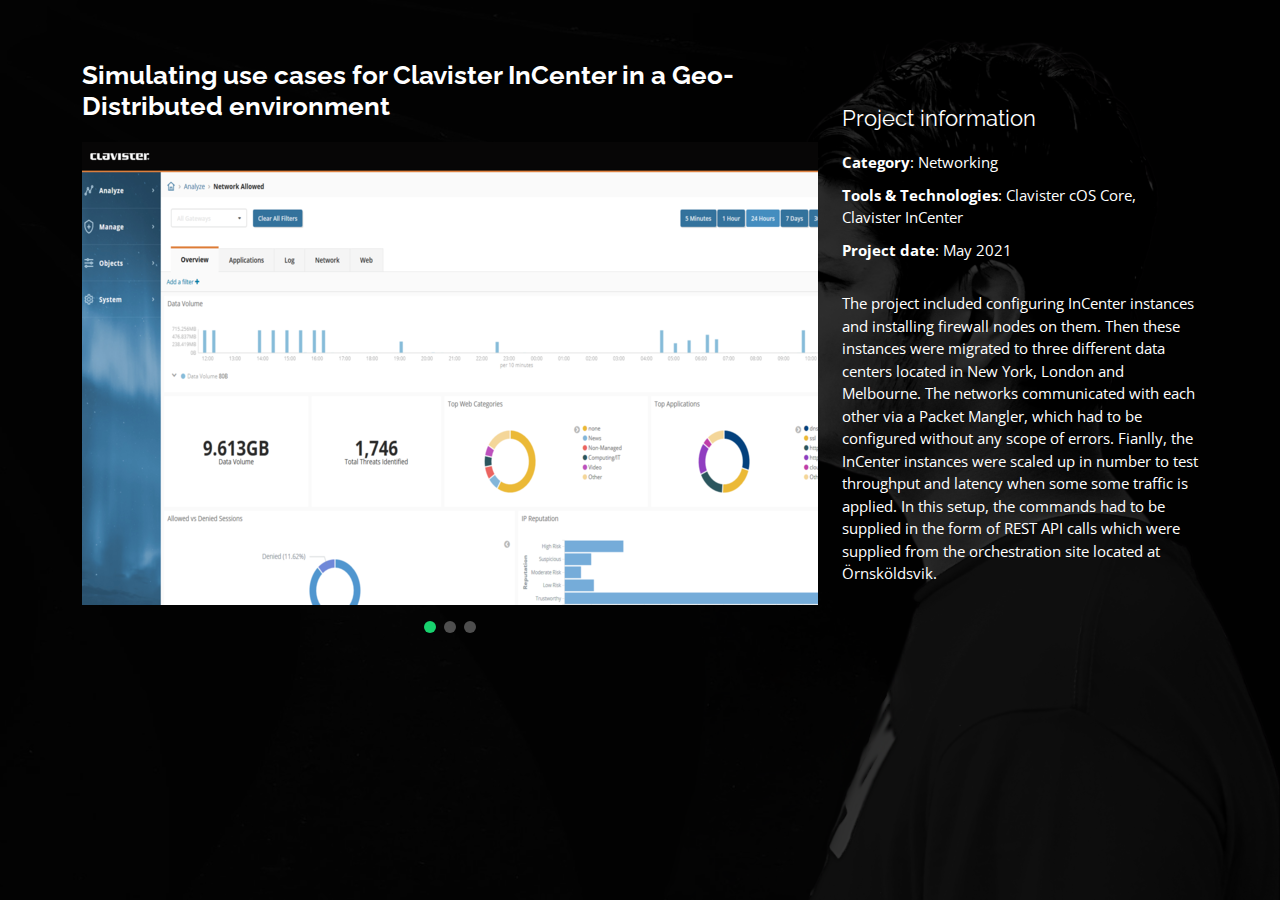
<file: portfolio-details.html>
<!DOCTYPE html>
<html lang="en">

<head>
  <meta charset="utf-8">
  <meta content="width=device-width, initial-scale=1.0" name="viewport">

  <title>Portfolio Details - Personal Bootstrap Template</title>
  <meta content="" name="description">
  <meta content="" name="keywords">

  <!-- Favicons -->
  <link href="assets/img/favicon.png" rel="icon">
  <link href="assets/img/apple-touch-icon.png" rel="apple-touch-icon">

  <!-- Google Fonts -->
  <link href="https://fonts.googleapis.com/css?family=Open+Sans:300,300i,400,400i,600,600i,700,700i|Raleway:300,300i,400,400i,500,500i,600,600i,700,700i|Poppins:300,300i,400,400i,500,500i,600,600i,700,700i" rel="stylesheet">

  <!-- Vendor CSS Files -->
  <link href="assets/vendor/bootstrap/css/bootstrap.min.css" rel="stylesheet">
  <link href="assets/vendor/bootstrap-icons/bootstrap-icons.css" rel="stylesheet">
  <link href="assets/vendor/boxicons/css/boxicons.min.css" rel="stylesheet">
  <link href="assets/vendor/glightbox/css/glightbox.min.css" rel="stylesheet">
  <link href="assets/vendor/remixicon/remixicon.css" rel="stylesheet">
  <link href="assets/vendor/swiper/swiper-bundle.min.css" rel="stylesheet">

  <!-- Template Main CSS File -->
  <link href="assets/css/styleNew.css" rel="stylesheet">

  <!-- =======================================================
  * Template Name: Personal - v4.2.0
  * Template URL: https://bootstrapmade.com/personal-free-resume-bootstrap-template/
  * Author: BootstrapMade.com
  * License: https://bootstrapmade.com/license/
  ======================================================== -->
</head>

<body>

  <main id="main">

    <!-- ======= Portfolio Details ======= -->
    <div id="portfolio-details" class="portfolio-details">
      <div class="container">

        <div class="row">

          <div class="col-lg-8">
            <h2 class="portfolio-title">Simulating use cases for Clavister InCenter in a Geo-Distributed environment</h2>

            <div class="portfolio-details-slider swiper-container">
              <div class="swiper-wrapper align-items-center">

                <div class="swiper-slide">
                  <img src="assets/img/portfolio/Webp.net-resizeimage.png" alt="">
                </div>

                <div class="swiper-slide">
                  <img src="assets/img/portfolio/Webp.net-resizeimage-2.png" alt="">
                </div>

                <div class="swiper-slide">
                  <img src="assets/img/portfolio/screen-shot-2021-06-01-at-5-06.jpg" alt="">
                </div>

              </div>
              <div class="swiper-pagination"></div>
            </div>

          </div>

          <div class="col-lg-4 portfolio-info">
            <h3>Project information</h3>
            <ul>
              <li><strong>Category</strong>: Networking</li>
              <li><strong>Tools & Technologies</strong>: Clavister cOS Core, Clavister InCenter</li>
              <li><strong>Project date</strong>: May 2021</li>
              <!-- <li><strong>Project URL</strong>: <a href="#">www.example.com</a></li>-->
            </ul>

            <p>
              The project included configuring InCenter instances and installing firewall nodes on them. Then these instances were migrated to three different data centers located in New York, London and Melbourne. The networks communicated with each other via a Packet Mangler, which had to be configured without any scope of errors. Fianlly, the InCenter instances were scaled up in number to test throughput and latency when some some traffic is applied. In this setup, the commands had to be supplied in the form of REST API calls which were supplied from the orchestration site located at Örnsköldsvik.
            </p>
          </div>

        </div>

      </div>
    </div><!-- End Portfolio Details -->

  </main><!-- End #main -->

  <div class="credits">
    <!-- All the links in the footer should remain intact. -->
    <!-- You can delete the links only if you purchased the pro version. -->
    <!-- Licensing information: https://bootstrapmade.com/license/ -->
    <!-- Purchase the pro version with working PHP/AJAX contact form: https://bootstrapmade.com/personal-free-resume-bootstrap-template/ -->
    <!--Designed by <a href="index.html">AnamitraBhar</a>-->
  </div>

  <!-- Vendor JS Files -->
  <script src="assets/vendor/bootstrap/js/bootstrap.bundle.min.js"></script>
  <script src="assets/vendor/glightbox/js/glightbox.min.js"></script>
  <script src="assets/vendor/isotope-layout/isotope.pkgd.min.js"></script>
  <script src="assets/vendor/php-email-form/validate.js"></script>
  <script src="assets/vendor/purecounter/purecounter.js"></script>
  <script src="assets/vendor/swiper/swiper-bundle.min.js"></script>
  <script src="assets/vendor/waypoints/noframework.waypoints.js"></script>

  <!-- Template Main JS File -->
  <script src="assets/js/main.js"></script>

</body>

</html>
</file>
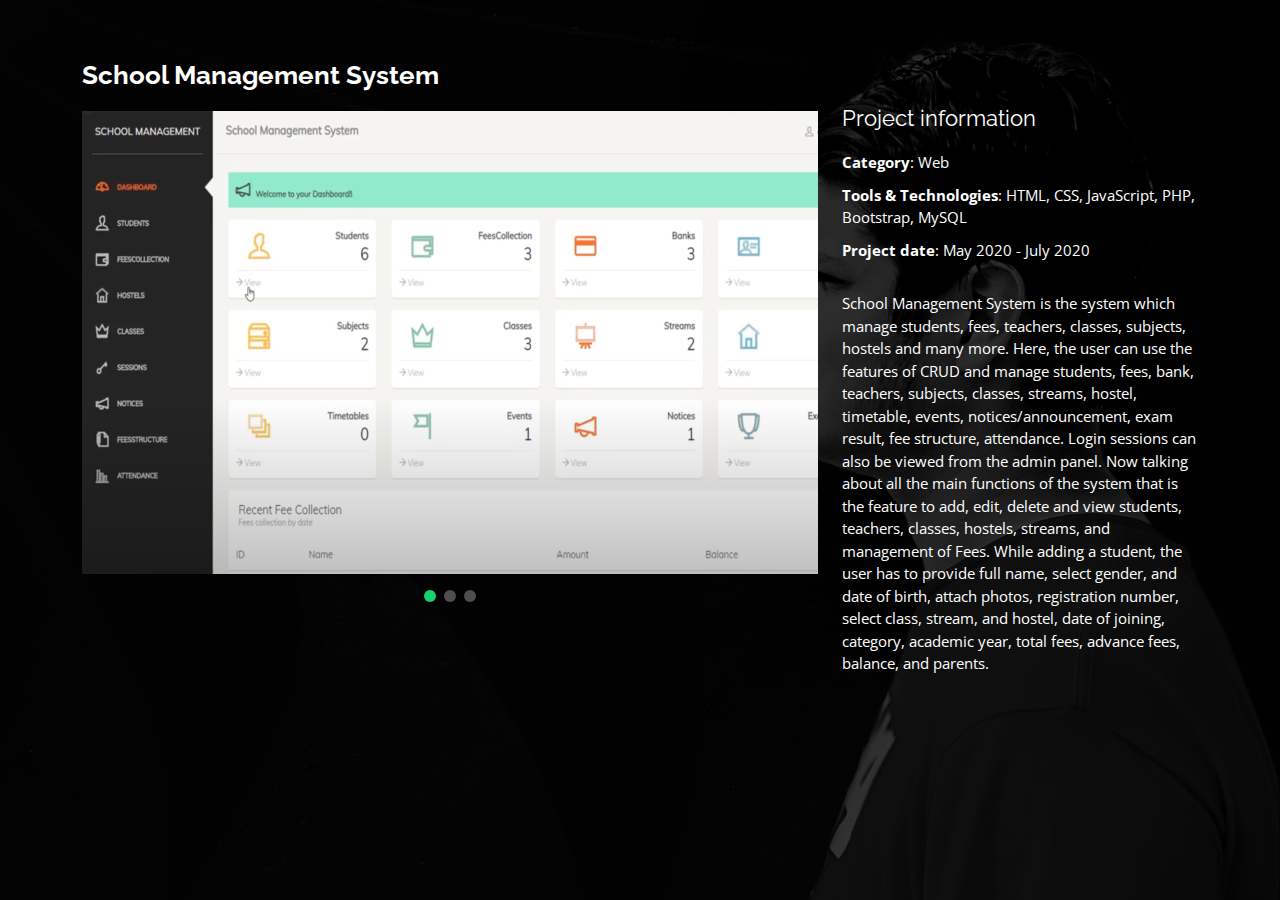
<file: portfolio-details1.html>
<!DOCTYPE html>
<html lang="en">

<head>
  <meta charset="utf-8">
  <meta content="width=device-width, initial-scale=1.0" name="viewport">

  <title>Portfolio Details - Personal Bootstrap Template</title>
  <meta content="" name="description">
  <meta content="" name="keywords">

  <!-- Favicons -->
  <link href="assets/img/favicon.png" rel="icon">
  <link href="assets/img/apple-touch-icon.png" rel="apple-touch-icon">

  <!-- Google Fonts -->
  <link href="https://fonts.googleapis.com/css?family=Open+Sans:300,300i,400,400i,600,600i,700,700i|Raleway:300,300i,400,400i,500,500i,600,600i,700,700i|Poppins:300,300i,400,400i,500,500i,600,600i,700,700i" rel="stylesheet">

  <!-- Vendor CSS Files -->
  <link href="assets/vendor/bootstrap/css/bootstrap.min.css" rel="stylesheet">
  <link href="assets/vendor/bootstrap-icons/bootstrap-icons.css" rel="stylesheet">
  <link href="assets/vendor/boxicons/css/boxicons.min.css" rel="stylesheet">
  <link href="assets/vendor/glightbox/css/glightbox.min.css" rel="stylesheet">
  <link href="assets/vendor/remixicon/remixicon.css" rel="stylesheet">
  <link href="assets/vendor/swiper/swiper-bundle.min.css" rel="stylesheet">

  <!-- Template Main CSS File -->
  <link href="assets/css/styleNew.css" rel="stylesheet">


  <!-- =======================================================
  * Template Name: Personal - v4.2.0
  * Template URL: https://bootstrapmade.com/personal-free-resume-bootstrap-template/
  * Author: BootstrapMade.com
  * License: https://bootstrapmade.com/license/
  ======================================================== -->
</head>

<body>

  <main id="main">

    <!-- ======= Portfolio Details ======= -->
    <div id="portfolio-details" class="portfolio-details">
      <div class="container">

        <div class="row">

          <div class="col-lg-8">
            <h2 class="portfolio-title">School Management System</h2>

            <div class="portfolio-details-slider swiper-container">
              <div class="swiper-wrapper align-items-center">

                <div class="swiper-slide">
                  <img src="assets/img/portfolio/Webp.net-resizeimage-3.png" alt="">
                </div>

                <div class="swiper-slide">
                  <img src="assets/img/portfolio/Webp.net-resizeimage-4.png" alt="">
                </div>

                <div class="swiper-slide">
                  <img src="assets/img/portfolio/Webp.net-resizeimage-5.png" alt="">
                </div>

              </div>
              <div class="swiper-pagination"></div>
            </div>

          </div>

          <div class="col-lg-4 portfolio-info">
            <h3>Project information</h3>
            <ul>
              <li><strong>Category</strong>: Web</li>
              <li><strong>Tools & Technologies</strong>: HTML, CSS, JavaScript, PHP, Bootstrap, MySQL</li>
              <li><strong>Project date</strong>: May 2020 - July 2020</li>
              <!-- <li><strong>Project URL</strong>: <a href="#">www.example.com</a></li>-->
            </ul>

            <p>
              School Management System is the system which manage students, fees, teachers, classes, subjects, hostels and many more. Here, the user can use the features of CRUD and manage students, fees, bank, teachers, subjects, classes, streams, hostel, timetable, events, notices/announcement, exam result, fee structure, attendance. Login sessions can also be viewed from the admin panel. Now talking about all the main functions of the system that is the feature to add, edit, delete and view students, teachers, classes, hostels, streams, and management of Fees. While adding a student, the user has to provide full name, select gender, and date of birth, attach photos, registration number, select class, stream, and hostel, date of joining, category, academic year, total fees, advance fees, balance, and parents.
            </p>
          </div>

        </div>

      </div>
    </div><!-- End Portfolio Details -->

  </main><!-- End #main -->

  <div class="credits">
    <!-- All the links in the footer should remain intact. -->
    <!-- You can delete the links only if you purchased the pro version. -->
    <!-- Licensing information: https://bootstrapmade.com/license/ -->
    <!-- Purchase the pro version with working PHP/AJAX contact form: https://bootstrapmade.com/personal-free-resume-bootstrap-template/ -->
    <!--Designed by <a href="#">AnamitraBhar</a>-->
  </div>

  <!-- Vendor JS Files -->
  <script src="assets/vendor/bootstrap/js/bootstrap.bundle.min.js"></script>
  <script src="assets/vendor/glightbox/js/glightbox.min.js"></script>
  <script src="assets/vendor/isotope-layout/isotope.pkgd.min.js"></script>
  <script src="assets/vendor/php-email-form/validate.js"></script>
  <script src="assets/vendor/purecounter/purecounter.js"></script>
  <script src="assets/vendor/swiper/swiper-bundle.min.js"></script>
  <script src="assets/vendor/waypoints/noframework.waypoints.js"></script>

  <!-- Template Main JS File -->
  <script src="assets/js/main.js"></script>

</body>

</html>
</file>
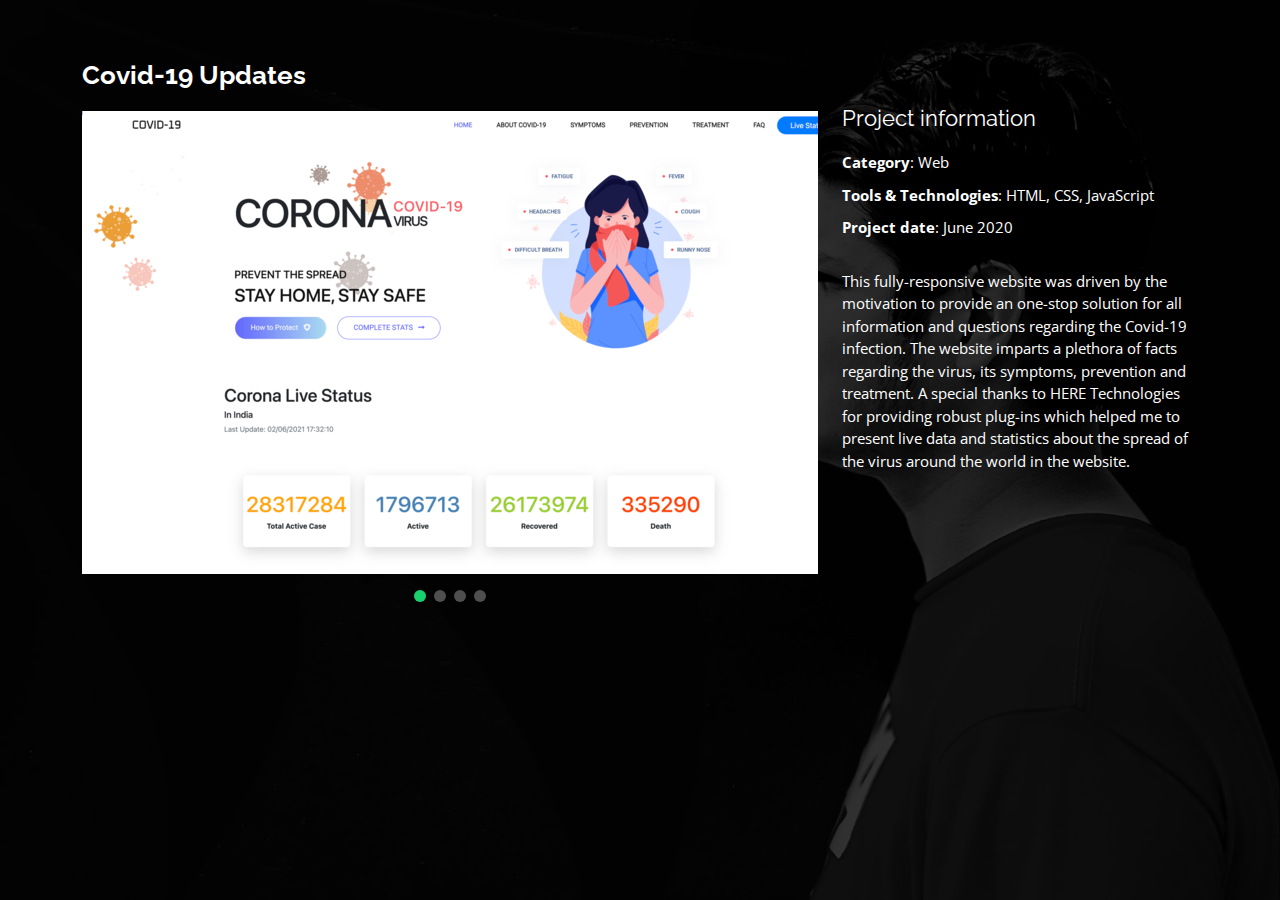
<file: portfolio-details2.html>
<!DOCTYPE html>
<html lang="en">

<head>
  <meta charset="utf-8">
  <meta content="width=device-width, initial-scale=1.0" name="viewport">

  <title>Portfolio Details - Personal Bootstrap Template</title>
  <meta content="" name="description">
  <meta content="" name="keywords">

  <!-- Favicons -->
  <link href="assets/img/favicon.png" rel="icon">
  <link href="assets/img/apple-touch-icon.png" rel="apple-touch-icon">

  <!-- Google Fonts -->
  <link href="https://fonts.googleapis.com/css?family=Open+Sans:300,300i,400,400i,600,600i,700,700i|Raleway:300,300i,400,400i,500,500i,600,600i,700,700i|Poppins:300,300i,400,400i,500,500i,600,600i,700,700i" rel="stylesheet">

  <!-- Vendor CSS Files -->
  <link href="assets/vendor/bootstrap/css/bootstrap.min.css" rel="stylesheet">
  <link href="assets/vendor/bootstrap-icons/bootstrap-icons.css" rel="stylesheet">
  <link href="assets/vendor/boxicons/css/boxicons.min.css" rel="stylesheet">
  <link href="assets/vendor/glightbox/css/glightbox.min.css" rel="stylesheet">
  <link href="assets/vendor/remixicon/remixicon.css" rel="stylesheet">
  <link href="assets/vendor/swiper/swiper-bundle.min.css" rel="stylesheet">

  <!-- Template Main CSS File -->
  <link href="assets/css/styleNew.css" rel="stylesheet">


  <!-- =======================================================
  * Template Name: Personal - v4.2.0
  * Template URL: https://bootstrapmade.com/personal-free-resume-bootstrap-template/
  * Author: BootstrapMade.com
  * License: https://bootstrapmade.com/license/
  ======================================================== -->
</head>

<body>

  <main id="main">

    <!-- ======= Portfolio Details ======= -->
    <div id="portfolio-details" class="portfolio-details">
      <div class="container">

        <div class="row">

          <div class="col-lg-8">
            <h2 class="portfolio-title">Covid-19 Updates</h2>

            <div class="portfolio-details-slider swiper-container">
              <div class="swiper-wrapper align-items-center">

                <div class="swiper-slide">
                  <img src="assets/img/portfolio/Webp.net-resizeimage-6.png" alt="">
                </div>

                <div class="swiper-slide">
                  <img src="assets/img/portfolio/Webp.net-resizeimage-8.png" alt="">
                </div>

                <div class="swiper-slide">
                  <img src="assets/img/portfolio/Webp.net-resizeimage-4.jpg" alt="">
                </div>

                <div class="swiper-slide">
                  <img src="assets/img/portfolio/Webp.net-resizeimage-5.jpg" alt="">
                </div>

              </div>
              <div class="swiper-pagination"></div>
            </div>

          </div>

          <div class="col-lg-4 portfolio-info">
            <h3>Project information</h3>
            <ul>
              <li><strong>Category</strong>: Web</li>
              <li><strong>Tools & Technologies</strong>: HTML, CSS, JavaScript</li>
              <li><strong>Project date</strong>: June 2020</li>
              <!-- <li><strong>Project URL</strong>: <a href="#">www.example.com</a></li>-->
            </ul>

            <p>
              This fully-responsive website was driven by the motivation to provide an one-stop solution for all information and questions regarding the Covid-19 infection. The website imparts a plethora of facts regarding the virus, its symptoms, prevention and treatment. A special thanks to HERE Technologies for providing robust plug-ins which helped me to present live data and statistics about the spread of the virus around the world in the website.  
            </p>
          </div>

        </div>

      </div>
    </div><!-- End Portfolio Details -->

  </main><!-- End #main -->

  <div class="credits">
    <!-- All the links in the footer should remain intact. -->
    <!-- You can delete the links only if you purchased the pro version. -->
    <!-- Licensing information: https://bootstrapmade.com/license/ -->
    <!-- Purchase the pro version with working PHP/AJAX contact form: https://bootstrapmade.com/personal-free-resume-bootstrap-template/ -->
    <!--Designed by <a href="#">AnamitraBhar</a>-->
  </div>

  <!-- Vendor JS Files -->
  <script src="assets/vendor/bootstrap/js/bootstrap.bundle.min.js"></script>
  <script src="assets/vendor/glightbox/js/glightbox.min.js"></script>
  <script src="assets/vendor/isotope-layout/isotope.pkgd.min.js"></script>
  <script src="assets/vendor/php-email-form/validate.js"></script>
  <script src="assets/vendor/purecounter/purecounter.js"></script>
  <script src="assets/vendor/swiper/swiper-bundle.min.js"></script>
  <script src="assets/vendor/waypoints/noframework.waypoints.js"></script>

  <!-- Template Main JS File -->
  <script src="assets/js/main.js"></script>

</body>

</html>
</file>
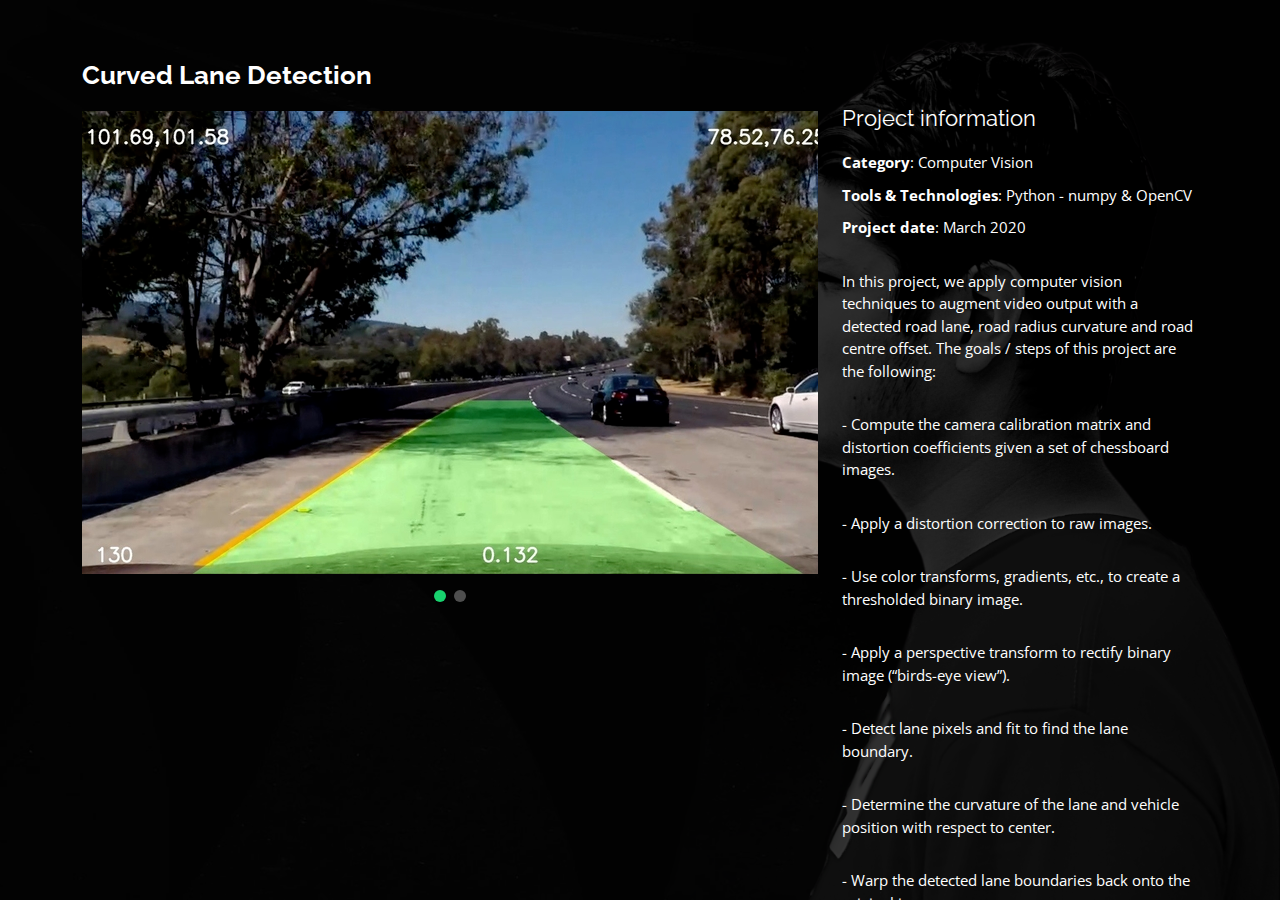
<file: portfolio-details3.html>
<!DOCTYPE html>
<html lang="en">

<head>
  <meta charset="utf-8">
  <meta content="width=device-width, initial-scale=1.0" name="viewport">

  <title>Portfolio Details - Personal Bootstrap Template</title>
  <meta content="" name="description">
  <meta content="" name="keywords">

  <!-- Favicons -->
  <link href="assets/img/favicon.png" rel="icon">
  <link href="assets/img/apple-touch-icon.png" rel="apple-touch-icon">

  <!-- Google Fonts -->
  <link href="https://fonts.googleapis.com/css?family=Open+Sans:300,300i,400,400i,600,600i,700,700i|Raleway:300,300i,400,400i,500,500i,600,600i,700,700i|Poppins:300,300i,400,400i,500,500i,600,600i,700,700i" rel="stylesheet">

  <!-- Vendor CSS Files -->
  <link href="assets/vendor/bootstrap/css/bootstrap.min.css" rel="stylesheet">
  <link href="assets/vendor/bootstrap-icons/bootstrap-icons.css" rel="stylesheet">
  <link href="assets/vendor/boxicons/css/boxicons.min.css" rel="stylesheet">
  <link href="assets/vendor/glightbox/css/glightbox.min.css" rel="stylesheet">
  <link href="assets/vendor/remixicon/remixicon.css" rel="stylesheet">
  <link href="assets/vendor/swiper/swiper-bundle.min.css" rel="stylesheet">

  <!-- Template Main CSS File -->
  <link href="assets/css/styleNew.css" rel="stylesheet">


  <!-- =======================================================
  * Template Name: Personal - v4.2.0
  * Template URL: https://bootstrapmade.com/personal-free-resume-bootstrap-template/
  * Author: BootstrapMade.com
  * License: https://bootstrapmade.com/license/
  ======================================================== -->
</head>

<body>

  <main id="main">

    <!-- ======= Portfolio Details ======= -->
    <div id="portfolio-details" class="portfolio-details">
      <div class="container">

        <div class="row">

          <div class="col-lg-8">
            <h2 class="portfolio-title">Curved Lane Detection</h2>

            <div class="portfolio-details-slider swiper-container">
              <div class="swiper-wrapper align-items-center">

                <div class="swiper-slide">
                  <img src="assets/img/portfolio/Webp.net-resizeimage-9.png" alt="">
                </div>

                <div class="swiper-slide">
                  <img src="assets/img/portfolio/Webp.net-resizeimage-10.png" alt="">
                </div>

              </div>
              <div class="swiper-pagination"></div>
            </div>

          </div>

          <div class="col-lg-4 portfolio-info">
            <h3>Project information</h3>
            <ul>
              <li><strong>Category</strong>: Computer Vision</li>
              <li><strong>Tools & Technologies</strong>: Python - numpy & OpenCV</li>
              <li><strong>Project date</strong>: March 2020</li>
              <!-- <li><strong>Project URL</strong>: <a href="#">www.example.com</a></li>-->
            </ul>

            <p>
              In this project, we apply computer vision techniques to augment video output with a detected road lane, road radius curvature and road centre offset.
              The goals / steps of this project are the following:
            </p>
            <p>- Compute the camera calibration matrix and distortion coefficients given a set of chessboard images.</p>
            <p>- Apply a distortion correction to raw images.</p>
            <p>- Use color transforms, gradients, etc., to create a thresholded binary image.</p>
            <p>- Apply a perspective transform to rectify binary image (“birds-eye view”).</p>
            <p>- Detect lane pixels and fit to find the lane boundary.</p>
            <p>- Determine the curvature of the lane and vehicle position with respect to center.</p>
            <p>- Warp the detected lane boundaries back onto the original image.</p>
            <p>- Output visual display of the lane boundaries and numerical estimation of lane curvature and vehicle position.</p>
          </div>

        </div>

      </div>
    </div><!-- End Portfolio Details -->

  </main><!-- End #main -->

  <div class="credits">
    <!-- All the links in the footer should remain intact. -->
    <!-- You can delete the links only if you purchased the pro version. -->
    <!-- Licensing information: https://bootstrapmade.com/license/ -->
    <!-- Purchase the pro version with working PHP/AJAX contact form: https://bootstrapmade.com/personal-free-resume-bootstrap-template/ -->
    <!--Designed by <a href="#">AnamitraBhar</a>-->
  </div>

  <!-- Vendor JS Files -->
  <script src="assets/vendor/bootstrap/js/bootstrap.bundle.min.js"></script>
  <script src="assets/vendor/glightbox/js/glightbox.min.js"></script>
  <script src="assets/vendor/isotope-layout/isotope.pkgd.min.js"></script>
  <script src="assets/vendor/php-email-form/validate.js"></script>
  <script src="assets/vendor/purecounter/purecounter.js"></script>
  <script src="assets/vendor/swiper/swiper-bundle.min.js"></script>
  <script src="assets/vendor/waypoints/noframework.waypoints.js"></script>

  <!-- Template Main JS File -->
  <script src="assets/js/main.js"></script>

</body>

</html>
</file>
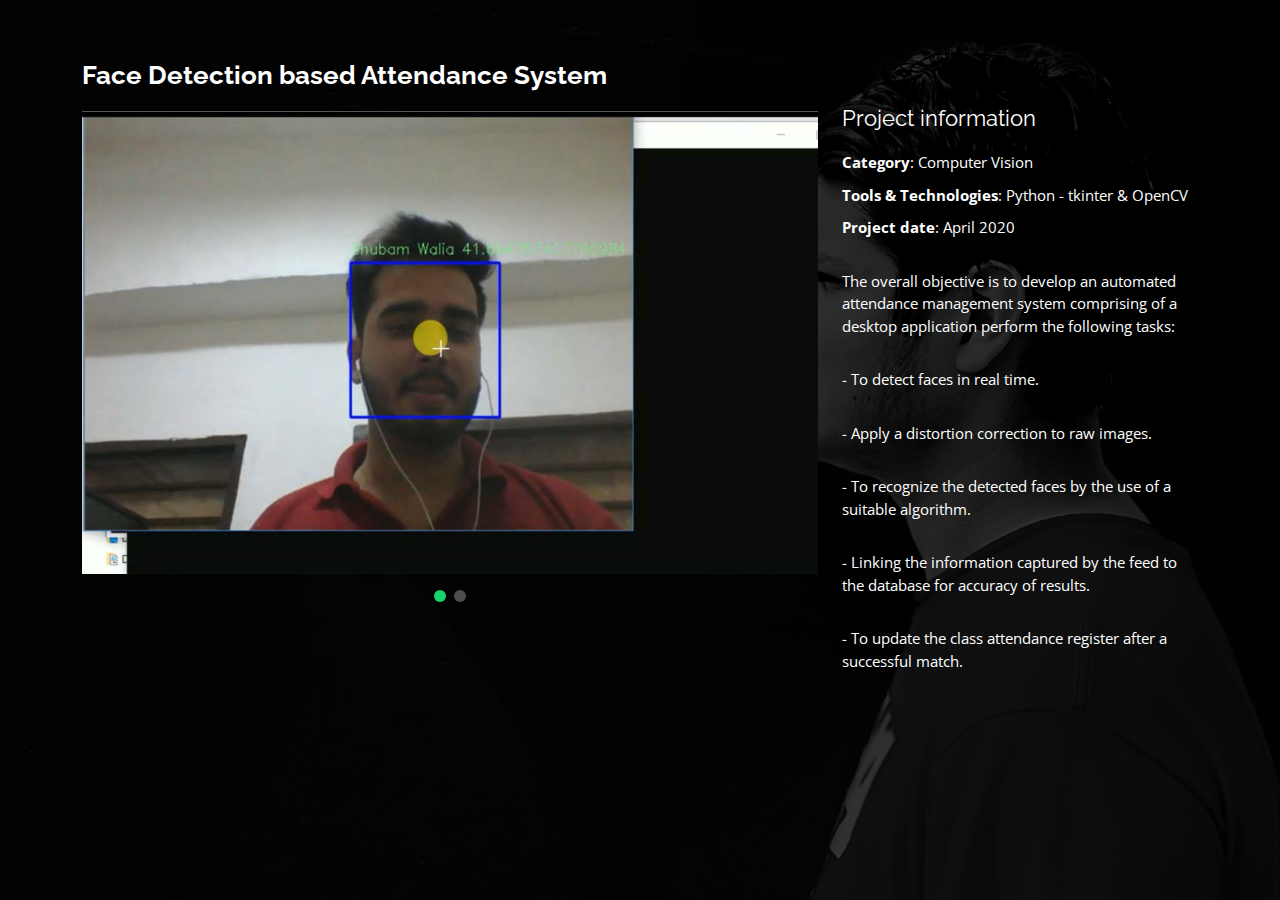
<file: portfolio-details4.html>
<!DOCTYPE html>
<html lang="en">

<head>
  <meta charset="utf-8">
  <meta content="width=device-width, initial-scale=1.0" name="viewport">

  <title>Portfolio Details - Personal Bootstrap Template</title>
  <meta content="" name="description">
  <meta content="" name="keywords">

  <!-- Favicons -->
  <link href="assets/img/favicon.png" rel="icon">
  <link href="assets/img/apple-touch-icon.png" rel="apple-touch-icon">

  <!-- Google Fonts -->
  <link href="https://fonts.googleapis.com/css?family=Open+Sans:300,300i,400,400i,600,600i,700,700i|Raleway:300,300i,400,400i,500,500i,600,600i,700,700i|Poppins:300,300i,400,400i,500,500i,600,600i,700,700i" rel="stylesheet">

  <!-- Vendor CSS Files -->
  <link href="assets/vendor/bootstrap/css/bootstrap.min.css" rel="stylesheet">
  <link href="assets/vendor/bootstrap-icons/bootstrap-icons.css" rel="stylesheet">
  <link href="assets/vendor/boxicons/css/boxicons.min.css" rel="stylesheet">
  <link href="assets/vendor/glightbox/css/glightbox.min.css" rel="stylesheet">
  <link href="assets/vendor/remixicon/remixicon.css" rel="stylesheet">
  <link href="assets/vendor/swiper/swiper-bundle.min.css" rel="stylesheet">

  <!-- Template Main CSS File -->
  <link href="assets/css/styleNew.css" rel="stylesheet">


  <!-- =======================================================
  * Template Name: Personal - v4.2.0
  * Template URL: https://bootstrapmade.com/personal-free-resume-bootstrap-template/
  * Author: BootstrapMade.com
  * License: https://bootstrapmade.com/license/
  ======================================================== -->
</head>

<body>

  <main id="main">

    <!-- ======= Portfolio Details ======= -->
    <div id="portfolio-details" class="portfolio-details">
      <div class="container">

        <div class="row">

          <div class="col-lg-8">
            <h2 class="portfolio-title">Face Detection based Attendance System</h2>

            <div class="portfolio-details-slider swiper-container">
              <div class="swiper-wrapper align-items-center">

                <div class="swiper-slide">
                  <img src="assets/img/portfolio/Webp.net-resizeimage-12.png" alt="">
                </div>

                <div class="swiper-slide">
                  <img src="assets/img/portfolio/Webp.net-resizeimage-13.png" alt="">
                </div>

              </div>
              <div class="swiper-pagination"></div>
            </div>

          </div>

          <div class="col-lg-4 portfolio-info">
            <h3>Project information</h3>
            <ul>
              <li><strong>Category</strong>: Computer Vision</li>
              <li><strong>Tools & Technologies</strong>: Python - tkinter & OpenCV</li>
              <li><strong>Project date</strong>: April 2020</li>
              <!-- <li><strong>Project URL</strong>: <a href="#">www.example.com</a></li>-->
            </ul>

            <p>
              The overall objective is to develop an automated attendance management system comprising of a desktop application perform the following tasks:
            </p>
            <p>- To detect faces in real time.</p>
            <p>- Apply a distortion correction to raw images.</p>
            <p>- To recognize the detected faces by the use of a suitable algorithm.</p>
            <p>- Linking the information captured by the feed to the database for accuracy of results.</p>
            <p>- To update the class attendance register after a successful match.</p>
          </div>

        </div>

      </div>
    </div><!-- End Portfolio Details -->

  </main><!-- End #main -->

  <div class="credits">
    <!-- All the links in the footer should remain intact. -->
    <!-- You can delete the links only if you purchased the pro version. -->
    <!-- Licensing information: https://bootstrapmade.com/license/ -->
    <!-- Purchase the pro version with working PHP/AJAX contact form: https://bootstrapmade.com/personal-free-resume-bootstrap-template/ -->
    <!--Designed by <a href="#">AnamitraBhar</a>-->
  </div>

  <!-- Vendor JS Files -->
  <script src="assets/vendor/bootstrap/js/bootstrap.bundle.min.js"></script>
  <script src="assets/vendor/glightbox/js/glightbox.min.js"></script>
  <script src="assets/vendor/isotope-layout/isotope.pkgd.min.js"></script>
  <script src="assets/vendor/php-email-form/validate.js"></script>
  <script src="assets/vendor/purecounter/purecounter.js"></script>
  <script src="assets/vendor/swiper/swiper-bundle.min.js"></script>
  <script src="assets/vendor/waypoints/noframework.waypoints.js"></script>

  <!-- Template Main JS File -->
  <script src="assets/js/main.js"></script>

</body>

</html>
</file>
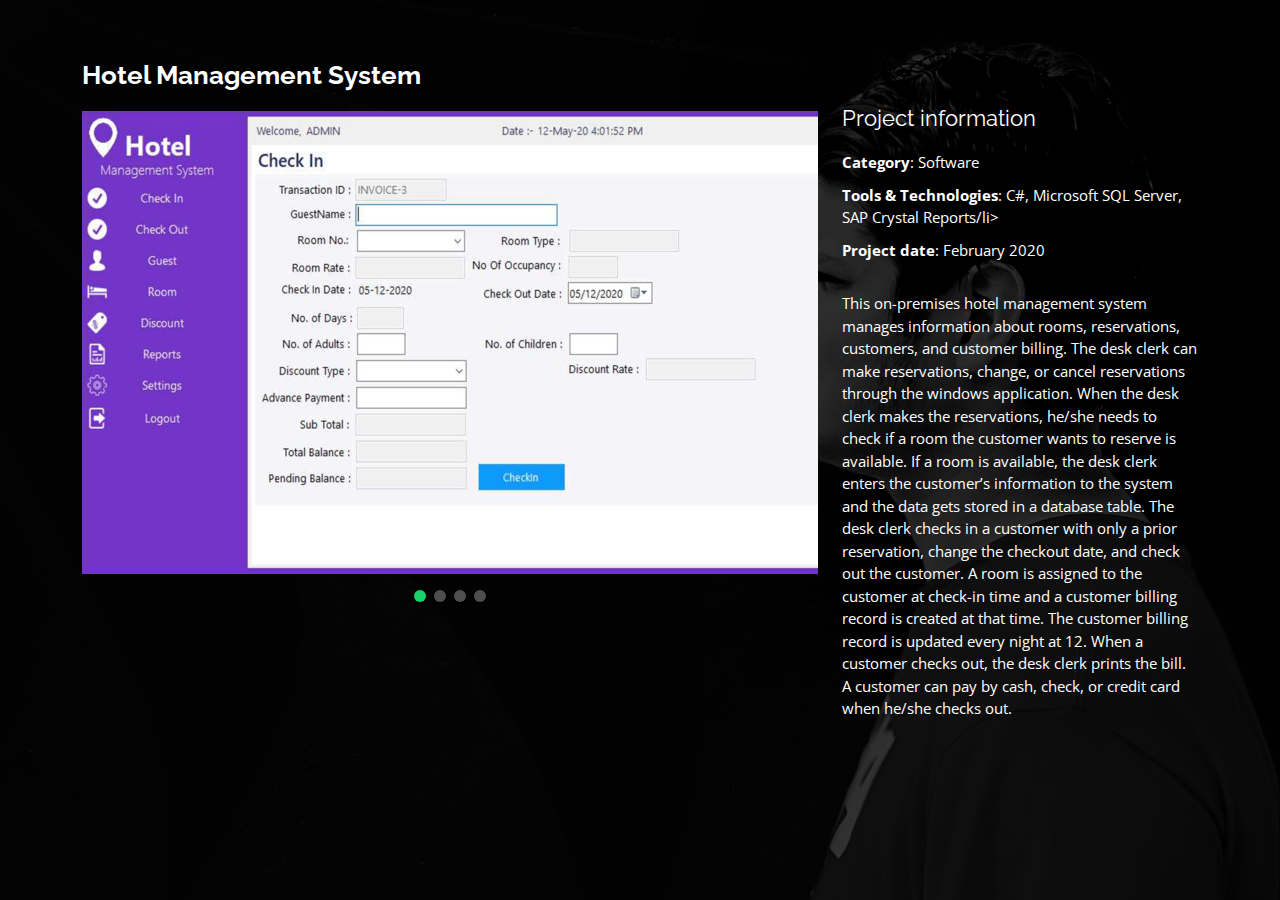
<file: portfolio-details5.html>
<!DOCTYPE html>
<html lang="en">

<head>
  <meta charset="utf-8">
  <meta content="width=device-width, initial-scale=1.0" name="viewport">

  <title>Portfolio Details - Personal Bootstrap Template</title>
  <meta content="" name="description">
  <meta content="" name="keywords">

  <!-- Favicons -->
  <link href="assets/img/favicon.png" rel="icon">
  <link href="assets/img/apple-touch-icon.png" rel="apple-touch-icon">

  <!-- Google Fonts -->
  <link href="https://fonts.googleapis.com/css?family=Open+Sans:300,300i,400,400i,600,600i,700,700i|Raleway:300,300i,400,400i,500,500i,600,600i,700,700i|Poppins:300,300i,400,400i,500,500i,600,600i,700,700i" rel="stylesheet">

  <!-- Vendor CSS Files -->
  <link href="assets/vendor/bootstrap/css/bootstrap.min.css" rel="stylesheet">
  <link href="assets/vendor/bootstrap-icons/bootstrap-icons.css" rel="stylesheet">
  <link href="assets/vendor/boxicons/css/boxicons.min.css" rel="stylesheet">
  <link href="assets/vendor/glightbox/css/glightbox.min.css" rel="stylesheet">
  <link href="assets/vendor/remixicon/remixicon.css" rel="stylesheet">
  <link href="assets/vendor/swiper/swiper-bundle.min.css" rel="stylesheet">

  <!-- Template Main CSS File -->
  <link href="assets/css/styleNew.css" rel="stylesheet">


  <!-- =======================================================
  * Template Name: Personal - v4.2.0
  * Template URL: https://bootstrapmade.com/personal-free-resume-bootstrap-template/
  * Author: BootstrapMade.com
  * License: https://bootstrapmade.com/license/
  ======================================================== -->
</head>

<body>

  <main id="main">

    <!-- ======= Portfolio Details ======= -->
    <div id="portfolio-details" class="portfolio-details">
      <div class="container">

        <div class="row">

          <div class="col-lg-8">
            <h2 class="portfolio-title">Hotel Management System</h2>

            <div class="portfolio-details-slider swiper-container">
              <div class="swiper-wrapper align-items-center">

                <div class="swiper-slide">
                  <img src="assets/img/portfolio/Webp.net-resizeimage-16.png" alt="">
                </div>

                <div class="swiper-slide">
                  <img src="assets/img/portfolio/Webp.net-resizeimage-17.png" alt="">
                </div>

                <div class="swiper-slide">
                  <img src="assets/img/portfolio/Webp.net-resizeimage-18.png" alt="">
                </div>

                <div class="swiper-slide">
                  <img src="assets/img/portfolio/Webp.net-resizeimage-19.png" alt="">
                </div>

              </div>
              <div class="swiper-pagination"></div>
            </div>

          </div>

          <div class="col-lg-4 portfolio-info">
            <h3>Project information</h3>
            <ul>
              <li><strong>Category</strong>: Software</li>
              <li><strong>Tools & Technologies</strong>: C#, Microsoft SQL Server, SAP Crystal Reports/li>
              <li><strong>Project date</strong>: February 2020</li>
              <!-- <li><strong>Project URL</strong>: <a href="#">www.example.com</a></li>-->
            </ul>

            <p>
              This on-premises hotel management system manages information about rooms, reservations, customers, and customer billing. The desk clerk can make reservations, change, or cancel reservations through the windows application. When the desk clerk makes the reservations, he/she needs to check if a room the customer wants to reserve is available. If a room is available, the desk clerk enters the customer’s information to the system and the data gets stored in a database table. The desk clerk checks in a customer with only a prior reservation, change the checkout date, and check out the customer. A room is assigned to the customer at check-in time and a customer billing record is created at that time. The customer billing record is updated every night at 12. When a customer checks out, the desk clerk prints the bill. A customer can pay by cash, check, or credit card when he/she checks out.
            </p>
          </div>

        </div>

      </div>
    </div><!-- End Portfolio Details -->

  </main><!-- End #main -->

  <div class="credits">
    <!-- All the links in the footer should remain intact. -->
    <!-- You can delete the links only if you purchased the pro version. -->
    <!-- Licensing information: https://bootstrapmade.com/license/ -->
    <!-- Purchase the pro version with working PHP/AJAX contact form: https://bootstrapmade.com/personal-free-resume-bootstrap-template/ -->
    <!--Designed by <a href="#">AnamitraBhar</a>-->
  </div>

  <!-- Vendor JS Files -->
  <script src="assets/vendor/bootstrap/js/bootstrap.bundle.min.js"></script>
  <script src="assets/vendor/glightbox/js/glightbox.min.js"></script>
  <script src="assets/vendor/isotope-layout/isotope.pkgd.min.js"></script>
  <script src="assets/vendor/php-email-form/validate.js"></script>
  <script src="assets/vendor/purecounter/purecounter.js"></script>
  <script src="assets/vendor/swiper/swiper-bundle.min.js"></script>
  <script src="assets/vendor/waypoints/noframework.waypoints.js"></script>

  <!-- Template Main JS File -->
  <script src="assets/js/main.js"></script>

</body>

</html>
</file>
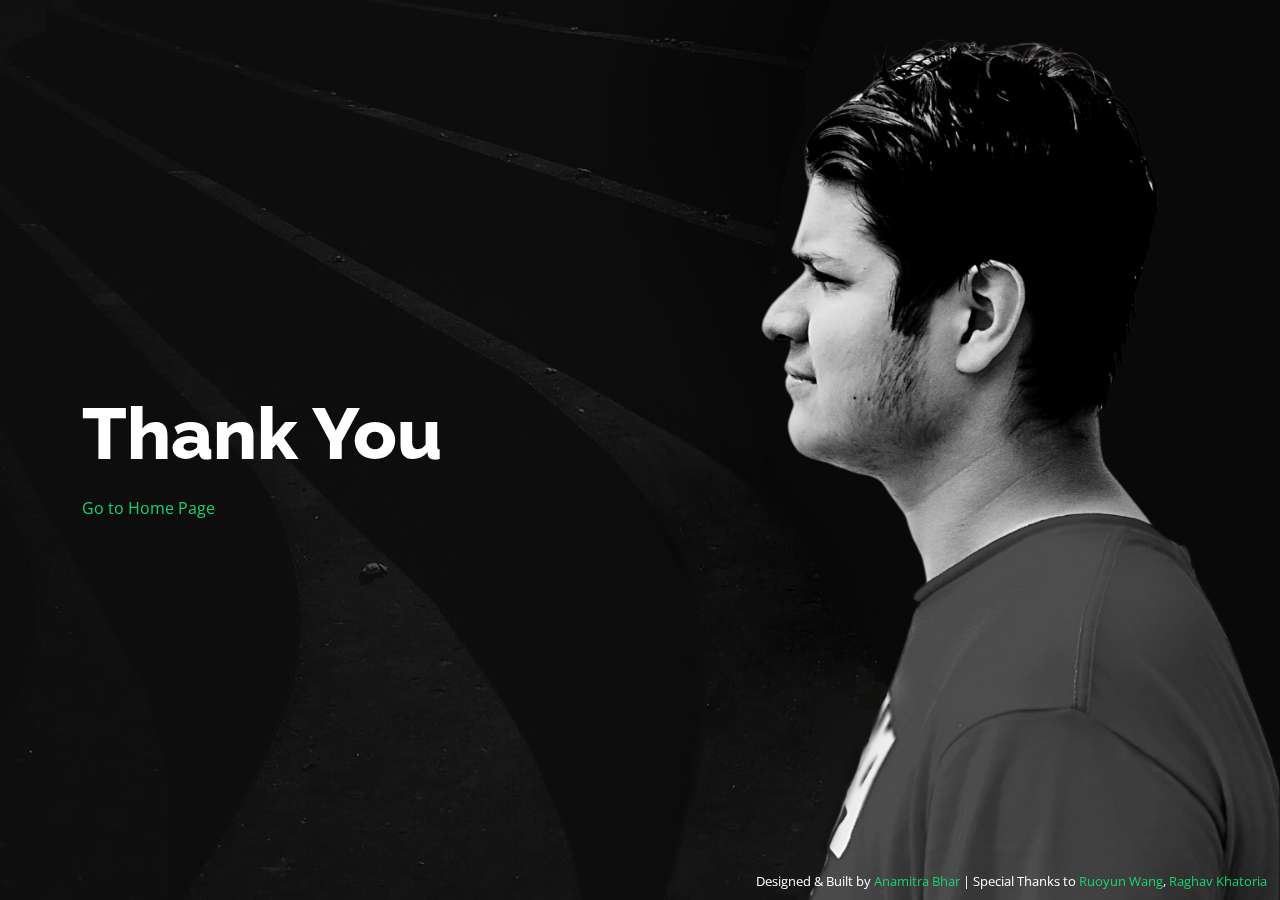
<file: thanks.html>
<!DOCTYPE html>
<html lang="en">
<head>
    <meta charset="UTF-8">
    <meta http-equiv="X-UA-Compatible" content="IE=edge">
    <meta name="viewport" content="width=device-width, initial-scale=1.0">
    <title>Anamitra Bhar</title>
    <link
    href="https://fonts.googleapis.com/css?family=Open+Sans:300,300i,400,400i,600,600i,700,700i|Raleway:300,300i,400,400i,500,500i,600,600i,700,700i|Poppins:300,300i,400,400i,500,500i,600,600i,700,700i|Roboto+Mono:400,600"
    rel="stylesheet">
  <link rel="preconnect" href="https://fonts.gstatic.com">
  <!-- Vendor CSS Files -->
  <link href="assets/vendor/bootstrap/css/bootstrap.min.css" rel="stylesheet">
  <link rel="stylesheet" href="./assets/css/thanks.css">

    <link rel="shortcut icon" href="./assets/svg/fav.svg" type="image/x-icon">
</head>
<body>
    <section id="thanks">
      <div class="container">
        <h1>Thank You</h1>
        <a href="./index.html">Go to Home Page</a>
    </div>


    </section>

    <div class="credits">
      Designed & Built by <a href="index.html">Anamitra Bhar</a> | Special Thanks to <a href="https://www.ruoyunwang-design.com" target="_blank">Ruoyun Wang</a>, <a href="https://www.linkedin.com/in/raghav-khatoria-b3053018b/" target="_blank">Raghav Khatoria</a>
    </div>





    <script>
        window.onload= function(){
            setTimeout(()=>{
                document.location.href = "./index.html";
            },10000);
        }
    </script>


</body>
</html>
</file>
<file: assets/css/thanks.css>
body {
    font-family: "Open Sans", sans-serif;
    background-color: #040404;
    color: #fff;
    margin: 0;
    position: relative;
    background: transparent;
  }

  body::before {
    content: "";
    position: fixed;
    background: #040404 url("../img/bg1.png") top right no-repeat;
    background-size: cover;
    left: 0;
    right: 0;
    top: 0;
    height: 100vh;
    z-index: -1;
  }

  .credits{
    position: absolute;
    font-size: 13px;
    bottom: 1%;
    right: 1%;
  }

  @media (min-width: 1024px) {
    body::before {
      background-attachment: fixed;
    }
  }


  a {
    color: #18d26e;
    text-decoration: none;
  }

  a:hover {
    color: #35e888;
    text-decoration: none;
  }
  body section{
    transition: ease-in-out 0.3s;
    position: relative;
    height: 100vh;
    display: flex;
    align-items: center;
  }
  h1 {
    font-family: "Raleway", sans-serif;
    font-weight: 800;
    font-size: 72px;
    padding: 1% 0  ;
  }
</file>
<file: assets/css/styleNew.css>
/**
* Template Name: Personal - v4.2.0
* Template URL: https://bootstrapmade.com/personal-free-resume-bootstrap-template/
* Author: BootstrapMade.com
* License: https://bootstrapmade.com/license/
*/

/*--------------------------------------------------------------
# General
--------------------------------------------------------------*/
body {
    font-family: "Open Sans", sans-serif;
    background-color: #040404;
    color: #fff;
    position: relative;
    background: transparent;
  }
  
  body::before {
    content: "";
    position: fixed;
    background: #040404 url("../img/bg1.png") top right no-repeat;
    background-size: cover;
    left: 0;
    right: 0;
    top: 0;
    height: 100vh;
    z-index: -1;
  }
  
  @media (min-width: 1024px) {
    body::before {
      background-attachment: fixed;
    }
  }
  
  a {
    color: #18d26e;
    text-decoration: none;
  }
  
  a:hover {
    color: #35e888;
    text-decoration: none;
  }
  
  h1, h2, h3, h4, h5, h6 {
    font-family: "Raleway", sans-serif;
  }
  
  /*--------------------------------------------------------------
  # Header
  --------------------------------------------------------------*/
  #header {
    transition: ease-in-out 0.3s;
    position: relative;
    height: 100vh;
    display: flex;
    align-items: center;
    z-index: 997;
    overflow-y: auto;
  }
  
  #header * {
    transition: ease-in-out 0.3s;
  }
  
  #header h1 {
    font-size: 48px;
    margin: 0;
    padding: 0;
    line-height: 1;
    font-weight: 700;
    font-family: "Poppins", sans-serif;
  }
  
  #header h1 a, #header h1 a:hover {
    color: #fff;
    line-height: 1;
    display: inline-block;
  }
  
  #header h2 {
    font-size: 24px;
    margin-top: 20px;
    color: rgba(255, 255, 255, 0.8);
  }
  
  #header h2 span {
    color: #fff;
    border-bottom: 2px solid #18d26e;
    padding-bottom: 6px;
  }
  
  #header img {
    padding: 0;
    margin: 0;
  }
  
  #header .social-links {
    margin-top: 40px;
    display: flex;
  }
  
  #header .social-links a {
    font-size: 16px;
    display: flex;
    justify-content: center;
    align-items: center;
    background: rgba(255, 255, 255, 0.1);
    color: #fff;
    line-height: 1;
    margin-right: 8px;
    border-radius: 50%;
    width: 40px;
    height: 40px;
  }
  
  #header .social-links a:hover {
    background: #18d26e;
  }
  
  @media (max-width: 992px) {
    #header h1 {
      font-size: 36px;
    }
    #header h2 {
      font-size: 20px;
      line-height: 30px;
    }
    #header .social-links {
      margin-top: 15px;
    }
    #header .container {
      display: flex;
      flex-direction: column;
      align-items: center;
    }
  }
  
  /* Header Top */
  #header.header-top {
    height: 80px;
    position: fixed;
    left: 0;
    top: 0;
    right: 0;
    background: rgba(0, 0, 0, 0.9);
  }
  
  #header.header-top .social-links, #header.header-top h2 {
    display: none;
  }
  
  #header.header-top h1 {
    margin-right: auto;
    font-size: 36px;
  }
  
  #header.header-top .container {
    display: flex;
    align-items: center;
  }
  
  #header.header-top .navbar {
    margin: 0;
  }
  
  @media (max-width: 768px) {
    #header.header-top {
      height: 60px;
    }
    #header.header-top h1 {
      font-size: 26px;
    }
  }
  
  /*--------------------------------------------------------------
  # Navigation Menu
  --------------------------------------------------------------*/
  /**
  * Desktop Navigation
  */
  .navbar {
    padding: 0;
    margin-top: 35px;
  }
  
  .navbar ul {
    margin: 0;
    padding: 0;
    display: flex;
    list-style: none;
    align-items: center;
  }
  
  .navbar li {
    position: relative;
  }
  
  .navbar li + li {
    margin-left: 30px;
  }
  
  .navbar a {
    display: flex;
    align-items: center;
    justify-content: space-between;
    padding: 0;
    font-family: "Poppins", sans-serif;
    font-size: 16px;
    font-weight: 400;
    color: rgba(255, 255, 255, 0.7);
    white-space: nowrap;
    transition: 0.3s;
  }
  
  .navbar a i {
    font-size: 12px;
    line-height: 0;
    margin-left: 5px;
  }
  
  .navbar a:before {
    content: "";
    position: absolute;
    width: 0;
    height: 2px;
    bottom: -4px;
    left: 0;
    background-color: #18d26e;
    visibility: hidden;
    width: 0px;
    transition: all 0.3s ease-in-out 0s;
  }
  
  .navbar a:hover:before, .navbar li:hover > a:before, .navbar .active:before {
    visibility: visible;
    width: 25px;
  }
  
  .navbar a:hover, .navbar .active, .navbar li:hover > a {
    color: #fff;
  }
  
  /**
  * Mobile Navigation
  */
  .mobile-nav-toggle {
    color: #fff;
    font-size: 28px;
    cursor: pointer;
    display: none;
    line-height: 0;
    transition: 0.5s;
    position: fixed;
    right: 15px;
    top: 15px;
  }
  
  @media (max-width: 991px) {
    .mobile-nav-toggle {
      display: block;
    }
    .navbar ul {
      display: none;
    }
  }
  
  .navbar-mobile {
    position: fixed;
    overflow: hidden;
    top: 0;
    right: 0;
    left: 0;
    bottom: 0;
    background: rgba(0, 0, 0, 0.9);
    transition: 0.3s;
    z-index: 999;
    margin-top: 0;
  }
  
  .navbar-mobile .mobile-nav-toggle {
    position: absolute;
    top: 15px;
    right: 15px;
  }
  
  .navbar-mobile ul {
    display: block;
    position: absolute;
    top: 55px;
    right: 15px;
    bottom: 45px;
    left: 15px;
    padding: 10px 0;
    overflow-y: auto;
    transition: 0.3s;
    border: 2px solid rgba(255, 255, 255, 0.2);
  }
  
  .navbar-mobile li {
    padding: 12px 20px;
  }
  
  .navbar-mobile li + li {
    margin: 0;
  }
  
  .navbar-mobile a {
    font-size: 16px;
    position: relative;
  }
  
  /*--------------------------------------------------------------
  # Sections General
  --------------------------------------------------------------*/
  section {
    overflow: hidden;
    position: absolute;
    width: 100%;
    top: 140px;
    bottom: 100%;
    opacity: 0;
    transition: ease-in-out 0.4s;
    z-index: 2;
  }
  
  section.section-show {
    top: 100px;
    bottom: auto;
    opacity: 1;
    padding-bottom: 45px;
  }
  
  section .container {
    background: rgba(0, 0, 0, 0.9);
    padding: 30px;
  }
  
  @media (max-width: 768px) {
    section {
      top: 120px;
    }
    section.section-show {
      top: 80px;
    }
  }
  
  .section-title h2 {
    font-size: 14px;
    font-weight: 500;
    padding: 0;
    line-height: 1px;
    margin: 0 0 20px 0;
    letter-spacing: 2px;
    text-transform: uppercase;
    color: #aaaaaa;
    font-family: "Poppins", sans-serif;
  }
  
  .section-title h2::after {
    content: "";
    width: 120px;
    height: 1px;
    display: inline-block;
    background: #4ceb95;
    margin: 4px 10px;
  }
  
  .section-title p {
    margin: 0;
    margin: -15px 0 15px 0;
    font-size: 36px;
    font-weight: 700;
    text-transform: uppercase;
    font-family: "Poppins", sans-serif;
    color: #fff;
  }
  
  /*--------------------------------------------------------------
  # About
  --------------------------------------------------------------*/
  .about-me .content h3 {
    font-weight: 700;
    font-size: 26px;
    color: #18d26e;
  }
  
  .about-me .content ul {
    list-style: none;
    padding: 0;
  }
  
  .about-me .content ul li {
    margin-bottom: 20px;
    display: flex;
    align-items: center;
  }
  
  .about-me .content ul strong {
    margin-right: 10px;
  }
  
  .about-me .content ul i {
    font-size: 16px;
    margin-right: 5px;
    color: #18d26e;
    line-height: 0;
  }
  
  .about-me .content p:last-child {
    margin-bottom: 0;
  }
  
  /*--------------------------------------------------------------
  # Counts
  --------------------------------------------------------------*/
  .counts {
    padding: 70px 0 60px;
  }
  
  .counts .count-box {
    padding: 30px 30px 25px 30px;
    width: 100%;
    position: relative;
    text-align: center;
    background: rgba(255, 255, 255, 0.08);
  }
  
  .counts .count-box i {
    position: absolute;
    top: -25px;
    left: 50%;
    transform: translateX(-50%);
    font-size: 24px;
    background: rgba(255, 255, 255, 0.1);
    padding: 12px;
    color: #18d26e;
    border-radius: 50px;
    line-height: 0;
  }
  
  .counts .count-box span {
    font-size: 36px;
    display: block;
    font-weight: 600;
    color: #fff;
  }
  
  .counts .count-box p {
    padding: 0;
    margin: 0;
    font-family: "Raleway", sans-serif;
    font-size: 14px;
  }
  
  /*--------------------------------------------------------------
  # Skills
  --------------------------------------------------------------*/
  .skills .progress {
    height: 60px;
    display: block;
    background: none;
    border-radius: 0;
  }
  
  .skills .progress .skill {
    padding: 10px 0;
    margin: 0;
    text-transform: uppercase;
    display: block;
    font-weight: 600;
    font-family: "Poppins", sans-serif;
    color: #fff;
  }
  
  .skills .progress .skill .val {
    float: right;
    font-style: normal;
  }
  
  .skills .progress-bar-wrap {
    background: rgba(255, 255, 255, 0.2);
  }
  
  .skills .progress-bar {
    width: 1px;
    height: 10px;
    transition: .9s;
    background-color: #18d26e;
  }
  
  /*--------------------------------------------------------------
  # Interests
  --------------------------------------------------------------*/
  .interests .icon-box {
    display: flex;
    align-items: center;
    padding: 20px;
    background: rgba(255, 255, 255, 0.08);
    transition: ease-in-out 0.3s;
  }
  
  .interests .icon-box i {
    font-size: 32px;
    padding-right: 10px;
    line-height: 1;
  }
  
  .interests .icon-box h3 {
    font-weight: 700;
    margin: 0;
    padding: 0;
    line-height: 1;
    font-size: 16px;
    color: #fff;
  }
  
  .interests .icon-box:hover {
    background: rgba(255, 255, 255, 0.12);
  }
  
  /*--------------------------------------------------------------
  # Testimonials
  --------------------------------------------------------------*/
  .testimonials .testimonial-item {
    box-sizing: content-box;
    min-height: 320px;
  }
  
  .testimonials .testimonial-item .testimonial-img {
    width: 90px;
    border-radius: 50%;
    margin: -40px 0 0 40px;
    position: relative;
    z-index: 2;
    border: 6px solid rgba(255, 255, 255, 0.12);
  }
  
  .testimonials .testimonial-item h3 {
    font-size: 18px;
    font-weight: bold;
    margin: 10px 0 5px 45px;
    color: #fff;
  }
  
  .testimonials .testimonial-item h4 {
    font-size: 14px;
    color: #999;
    margin: 0 0 0 45px;
  }
  
  .testimonials .testimonial-item .quote-icon-left, .testimonials .testimonial-item .quote-icon-right {
    color: rgba(255, 255, 255, 0.25);
    font-size: 26px;
  }
  
  .testimonials .testimonial-item .quote-icon-left {
    display: inline-block;
    left: -5px;
    position: relative;
  }
  
  .testimonials .testimonial-item .quote-icon-right {
    display: inline-block;
    right: -5px;
    position: relative;
    top: 10px;
  }
  
  .testimonials .testimonial-item p {
    font-style: italic;
    margin: 0 15px 0 15px;
    padding: 20px 20px 60px 20px;
    background: rgba(255, 255, 255, 0.1);
    position: relative;
    border-radius: 6px;
    position: relative;
    z-index: 1;
  }
  
  .testimonials .swiper-pagination {
    margin-top: 20px;
    position: relative;
  }
  
  .testimonials .swiper-pagination .swiper-pagination-bullet {
    width: 12px;
    height: 12px;
    opacity: 1;
    background-color: rgba(255, 255, 255, 0.3);
  }
  
  .testimonials .swiper-pagination .swiper-pagination-bullet-active {
    background-color: #18d26e;
  }
  
  /*--------------------------------------------------------------
  # Resume
  --------------------------------------------------------------*/
  .resume .resume-title {
    font-size: 26px;
    font-weight: 700;
    margin-top: 20px;
    margin-bottom: 20px;
    color: #fff;
  }
  
  .resume .resume-item {
    padding: 0 0 20px 20px;
    margin-top: -2px;
    border-left: 2px solid rgba(255, 255, 255, 0.2);
    position: relative;
  }
  
  .resume .resume-item h4 {
    line-height: 18px;
    font-size: 18px;
    font-weight: 600;
    text-transform: uppercase;
    font-family: "Poppins", sans-serif;
    color: #18d26e;
    margin-bottom: 10px;
  }
  
  .resume .resume-item h5 {
    font-size: 16px;
    background: rgba(255, 255, 255, 0.15);
    padding: 5px 15px;
    display: inline-block;
    font-weight: 600;
    margin-bottom: 10px;
  }
  
  .resume .resume-item ul {
    padding-left: 20px;
  }
  
  .resume .resume-item ul li {
    padding-bottom: 10px;
  }
  
  .resume .resume-item:last-child {
    padding-bottom: 0;
  }
  
  .resume .resume-item::before {
    content: "";
    position: absolute;
    width: 16px;
    height: 16px;
    border-radius: 50px;
    left: -9px;
    top: 0;
    background: #18d26e;
    border: 2px solid #18d26e;
  }
  
  /*--------------------------------------------------------------
  # Services
  --------------------------------------------------------------*/
  .services .icon-box {
    text-align: center;
    background: rgba(204, 204, 204, 0.1);
    padding: 80px 20px;
    transition: all ease-in-out 0.3s;
  }
  
  .services .icon-box .icon {
    margin: 0 auto;
    width: 64px;
    height: 64px;
    background: #18d26e;
    border-radius: 5px;
    transition: all .3s ease-out 0s;
    display: flex;
    align-items: center;
    justify-content: center;
    margin-bottom: 20px;
    transform-style: preserve-3d;
  }
  
  .services .icon-box .icon i {
    color: #fff;
    font-size: 28px;
  }
  
  .services .icon-box .icon::before {
    position: absolute;
    content: '';
    left: -8px;
    top: -8px;
    height: 100%;
    width: 100%;
    background: rgba(255, 255, 255, 0.15);
    border-radius: 5px;
    transition: all .3s ease-out 0s;
    transform: translateZ(-1px);
  }
  
  .services .icon-box h4 {
    font-weight: 700;
    margin-bottom: 15px;
    font-size: 24px;
  }
  
  .services .icon-box h4 a {
    color: #fff;
  }
  
  .services .icon-box p {
    line-height: 24px;
    font-size: 14px;
    margin-bottom: 0;
  }
  
  .services .icon-box:hover {
    background: #18d26e;
    border-color: #18d26e;
  }
  
  .services .icon-box:hover .icon {
    background: #fff;
  }
  
  .services .icon-box:hover .icon i {
    color: #18d26e;
  }
  
  .services .icon-box:hover .icon::before {
    background: #35e888;
  }
  
  .services .icon-box:hover h4 a, .services .icon-box:hover p {
    color: #fff;
  }
  
  /*--------------------------------------------------------------
  # Portfolio
  --------------------------------------------------------------*/
  .portfolio .portfolio-item {
    margin-bottom: 30px;
  }
  
  .portfolio #portfolio-flters {
    padding: 0;
    margin: 0 auto 15px auto;
    list-style: none;
    text-align: center;
    border-radius: 50px;
    padding: 2px 15px;
  }
  
  .portfolio #portfolio-flters li {
    cursor: pointer;
    display: inline-block;
    padding: 8px 16px 10px 16px;
    font-size: 14px;
    font-weight: 600;
    line-height: 1;
    text-transform: uppercase;
    color: #fff;
    background: rgba(255, 255, 255, 0.1);
    margin: 0 3px 10px 3px;
    transition: all 0.3s ease-in-out;
    border-radius: 4px;
  }
  
  .portfolio #portfolio-flters li:hover, .portfolio #portfolio-flters li.filter-active {
    background: #18d26e;
  }
  
  .portfolio #portfolio-flters li:last-child {
    margin-right: 0;
  }
  
  .portfolio .portfolio-wrap {
    transition: 0.3s;
    position: relative;
    overflow: hidden;
    z-index: 1;
    background: rgba(0, 0, 0, 0.6);
  }
  
  .portfolio .portfolio-wrap::before {
    content: "";
    background: rgba(0, 0, 0, 0.6);
    position: absolute;
    left: 30px;
    right: 30px;
    top: 30px;
    bottom: 30px;
    transition: all ease-in-out 0.3s;
    z-index: 2;
    opacity: 0;
  }
  
  .portfolio .portfolio-wrap .portfolio-info {
    opacity: 0;
    position: absolute;
    top: 0;
    left: 0;
    right: 0;
    bottom: 0;
    text-align: center;
    z-index: 3;
    transition: all ease-in-out 0.3s;
    display: flex;
    flex-direction: column;
    justify-content: center;
    align-items: center;
  }
  
  .portfolio .portfolio-wrap .portfolio-info::before {
    display: block;
    content: "";
    width: 48px;
    height: 48px;
    position: absolute;
    top: 35px;
    left: 35px;
    border-top: 3px solid #fff;
    border-left: 3px solid #fff;
    transition: all 0.5s ease 0s;
    z-index: 9994;
  }
  
  .portfolio .portfolio-wrap .portfolio-info::after {
    display: block;
    content: "";
    width: 48px;
    height: 48px;
    position: absolute;
    bottom: 35px;
    right: 35px;
    border-bottom: 3px solid #fff;
    border-right: 3px solid #fff;
    transition: all 0.5s ease 0s;
    z-index: 9994;
  }
  
  .portfolio .portfolio-wrap .portfolio-info h4 {
    font-size: 20px;
    color: #fff;
    font-weight: 600;
  }
  
  .portfolio .portfolio-wrap .portfolio-info p {
    color: #ffffff;
    font-size: 14px;
    text-transform: uppercase;
    padding: 0;
    margin: 0;
  }
  
  .portfolio .portfolio-wrap .portfolio-links {
    text-align: center;
    z-index: 4;
  }
  
  .portfolio .portfolio-wrap .portfolio-links a {
    color: #fff;
    margin: 0 2px;
    font-size: 28px;
    display: inline-block;
    transition: 0.3s;
  }
  
  .portfolio .portfolio-wrap .portfolio-links a:hover {
    color: #63eda3;
  }
  
  .portfolio .portfolio-wrap:hover::before {
    top: 0;
    left: 0;
    right: 0;
    bottom: 0;
    opacity: 1;
  }
  
  .portfolio .portfolio-wrap:hover .portfolio-info {
    opacity: 1;
  }
  
  .portfolio .portfolio-wrap:hover .portfolio-info::before {
    top: 15px;
    left: 15px;
  }
  
  .portfolio .portfolio-wrap:hover .portfolio-info::after {
    bottom: 15px;
    right: 15px;
  }
  
  /*--------------------------------------------------------------
  # Portfolio Details
  --------------------------------------------------------------*/
  .portfolio-details {
    padding-top: 40px;
    background: rgba(0, 0, 0, 0.8);
    position: fixed;
    left: 0;
    right: 0;
    top: 0;
    bottom: 0;
    overflow-y: auto;
  }
  
  .portfolio-details .container {
    padding-top: 20px;
    padding-bottom: 40px;
  }
  
  .portfolio-details .portfolio-title {
    font-size: 26px;
    font-weight: 700;
    margin-bottom: 20px;
  }
  
  .portfolio-details .portfolio-info {
    padding-top: 45px;
  }
  
  .portfolio-details .portfolio-info h3 {
    font-size: 22px;
    font-weight: 400;
    margin-bottom: 20px;
  }
  
  .portfolio-details .portfolio-info ul {
    list-style: none;
    padding: 0;
    font-size: 15px;
  }
  
  .portfolio-details .portfolio-info ul li + li {
    margin-top: 10px;
  }
  
  .portfolio-details .portfolio-info p {
    font-size: 15px;
    padding: 15px 0 0 0;
  }
  
  @media (max-width: 992px) {
    .portfolio-details .portfolio-info {
      padding-top: 20px;
    }
  }
  
  .portfolio-details .swiper-pagination {
    margin-top: 20px;
    position: relative;
  }
  
  .portfolio-details .swiper-pagination .swiper-pagination-bullet {
    width: 12px;
    height: 12px;
    opacity: 1;
    background-color: rgba(255, 255, 255, 0.3);
  }
  
  .portfolio-details .swiper-pagination .swiper-pagination-bullet-active {
    background-color: #18d26e;
  }
  
  /*--------------------------------------------------------------
  # Contact
  --------------------------------------------------------------*/
  .contact .info-box {
    color: #444444;
    padding: 20px;
    width: 100%;
    background: rgba(255, 255, 255, 0.08);
  }
  
  .contact .info-box i.bx {
    font-size: 24px;
    color: #18d26e;
    border-radius: 50%;
    padding: 14px;
    float: left;
    background: rgba(255, 255, 255, 0.1);
  }
  
  .contact .info-box h3 {
    font-size: 20px;
    color: rgba(255, 255, 255, 0.5);
    font-weight: 700;
    margin: 10px 0 8px 68px;
  }
  
  .contact .info-box p {
    padding: 0;
    color: #fff;
    line-height: 24px;
    font-size: 14px;
    margin: 0 0 0 68px;
  }
  
  .contact .info-box .social-links {
    margin: 5px 0 0 68px;
    display: flex;
  }
  
  .contact .info-box .social-links a {
    font-size: 18px;
    display: inline-block;
    color: #fff;
    line-height: 1;
    margin-right: 12px;
    transition: 0.3s;
  }
  
  .contact .info-box .social-links a:hover {
    color: #18d26e;
  }
  
  .contact   {
    padding: 30px;
    background: rgba(255, 255, 255, 0.08);
  }
  
  .contact   .error-message {
    display: none;
    background: rgba(255, 255, 255, 0.08);
    background: #ed3c0d;
    text-align: left;
    padding: 15px;
    font-weight: 600;
  }
  
  .contact   .error-message br + br {
    margin-top: 25px;
  }
  
  .contact   .sent-message {
    display: none;
    background: rgba(255, 255, 255, 0.08);
    background: #18d26e;
    text-align: center;
    padding: 15px;
    font-weight: 600;
  }
  
  .contact   .loading {
    display: none;
    background: rgba(255, 255, 255, 0.08);
    text-align: center;
    padding: 15px;
  }
  
  .contact   .loading:before {
    content: "";
    display: inline-block;
    border-radius: 50%;
    width: 24px;
    height: 24px;
    margin: 0 10px -6px 0;
    border: 3px solid #18d26e;
    border-top-color: #eee;
    -webkit-animation: animate-loading 1s linear infinite;
    animation: animate-loading 1s linear infinite;
  }
  
  .contact   input, .contact   textarea {
    border-radius: 0;
    box-shadow: none;
    font-size: 14px;
    background: rgba(255, 255, 255, 0.08);
    border: 0;
    transition: 0.3s;
    color: #fff;
  }
  
  .contact   input:focus, .contact   textarea:focus {
    background-color: rgba(255, 255, 255, 0.11);
    color: #fff;
  }
  
  .contact   input::-webkit-input-placeholder, .contact   textarea::-webkit-input-placeholder {
    color: rgba(255, 255, 255, 0.3);
    opacity: 1;
  }
  
  .contact   input::-moz-placeholder, .contact   textarea::-moz-placeholder {
    color: rgba(255, 255, 255, 0.3);
    opacity: 1;
  }
  
  .contact   input::placeholder, .contact   textarea::placeholder {
    color: rgba(255, 255, 255, 0.3);
    opacity: 1;
  }
  
  .contact   input {
    padding: 10px 15px;
  }
  
  .contact   textarea {
    padding: 12px 15px;
  }
  
  .contact   button[type="submit"] {
    background: #18d26e;
    border: 0;
    padding: 10px 30px;
    color: #fff;
    transition: 0.4s;
    border-radius: 4px;
  }
  
  .contact   button[type="submit"]:hover {
    background: #15bb62;
  }
  
  @-webkit-keyframes animate-loading {
    0% {
      transform: rotate(0deg);
    }
    100% {
      transform: rotate(360deg);
    }
  }
  
  @keyframes animate-loading {
    0% {
      transform: rotate(0deg);
    }
    100% {
      transform: rotate(360deg);
    }
  }
  
  /*--------------------------------------------------------------
  # Credits
  --------------------------------------------------------------*/
  .credits {
    position: fixed;
    right: 0;
    left: 0;
    bottom: 0;
    padding: 15px;
    text-align: right;
    font-size: 13px;
    color: #fff;
    z-index: 999999;
  }
  
  @media (max-width: 992px) {
    .credits {
      text-align: center;
      padding: 10px;
      background: rgba(0, 0, 0, 0.8);
    }
  }
  
  .credits a {
    color: #18d26e;
    transition: 0.3s;
  }
  
  .credits a:hover {
    color: #fff;
  }
</file>
